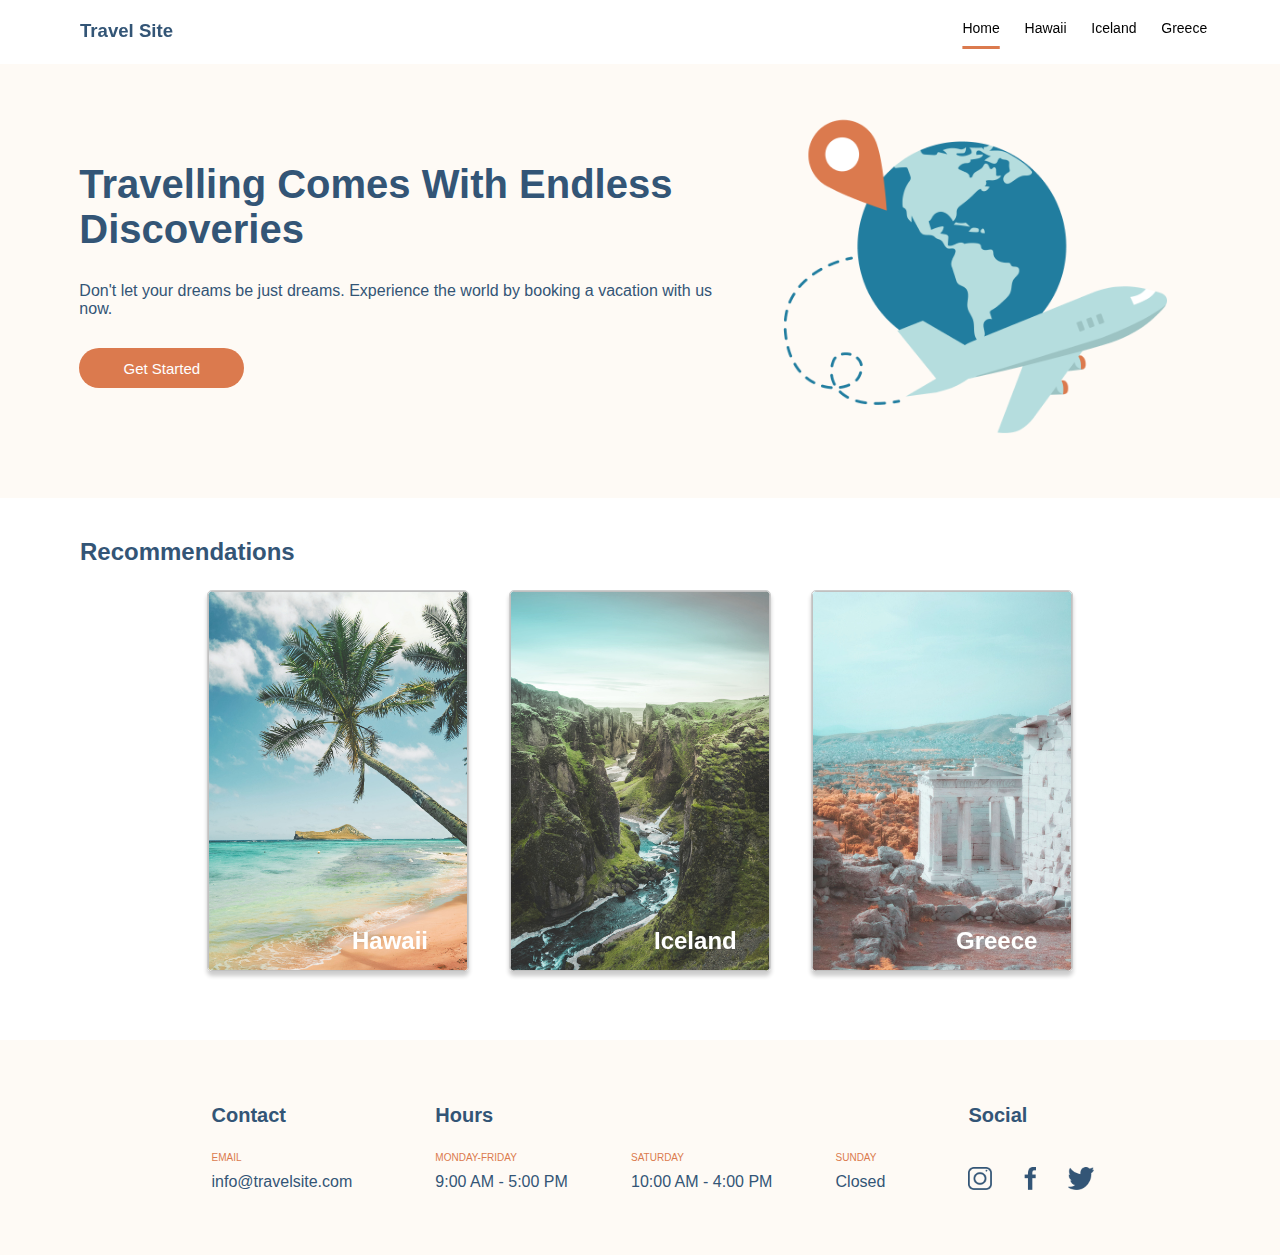
<file: index.html>
<!DOCTYPE html>
<html lang="en">
  <head>
    <meta charset="UTF-8" />
    <meta http-equiv="X-UA-Compatible" content="IE=edge" />
    <meta name="viewport" content="width=device-width, initial-scale=1.0" />
    <link rel="stylesheet" href="/css/global.css" />
    <link rel="stylesheet" href="/css/main.css" />
    <title>Travel Site</title>
  </head>

  <body>
    <header class="header">
      <!-- Nav Bar Left Side-->
      <nav class="header__nav">
        <site-logo class="header__logo"
          ><a href="/index.html">Travel Site</a></site-logo
        >
        <!-- Nav Bar List Right Side -->
        <ul class="list">
          <li class="list__item list__item--active">
            <a href="/index.html">Home</a>
          </li>
          <li class="list__item"><a href="/pages/hawaii.html">Hawaii</a></li>
          <li class="list__item"><a href="/pages/iceland.html">Iceland</a></li>
          <li class="list__item"><a href="/pages/greece.html">Greece</a></li>
        </ul>
      </nav>
    </header>

    <main>
      <!--Hero-->
      <section class="hero">
        <div class="hero__slogan-section">
          <h1 class="hero__slogan__header">
            Travelling Comes With Endless Discoveries
          </h1>
          <p class="hero__slogan__paragraph">
            Don't let your dreams be just dreams. Experience the world by
            booking a vacation with us now.
          </p>
          <button class="hero__button">Get Started</button>
        </div>
        <img class="hero__slogan-img" src="/assets/images/hero.png" />
      </section>
      <!-- Recommendations  -->
      <section class="destination-section">
        <h2 class="destination-section__reccomendation">Recommendations</h2>
        <!-- Location Destination Cards section-->
        <div class="destination-section__cards">
          <!-- Hawaii Location -->
          <div class="destination-section__card">
            <a href="/pages/hawaii.html">
              <img
                class="destination-section__img destination-section__img--hawaii"
              />
              <h2 class="destination-section__location">Hawaii</h2>
            </a>
          </div>
          <!-- Iceland Location -->
          <div class="destination-section__card">
            <a href="/pages/iceland.html">
              <img
                class="destination-section__img destination-section__img--iceland"
              />
              <h2 class="destination-section__location">Iceland</h2>
            </a>
          </div>
          <!-- Greece Location -->
          <div class="destination-section__card">
            <a href="/pages/greece.html">
              <img
                class="destination-section__img destination-section__img--greece"
              />
              <h2 class="destination-section__location">Greece</h2>
            </a>
          </div>
        </div>
      </section>
    </main>

    <footer>
      <section class="footer-nav">
        <!-- Contact Section -->
        <div class="footer-nav__contact-card">
          <h2 class="footer-nav__contact-title">Contact</h2>
          <h3 class="footer-nav__contact-subtitle">email</h3>
          <p class="footer-nav__contact-email">info@travelsite.com</p>
        </div>
        <!-- Hours Section -->
        <div class="footer-nav__hours-card">
          <h2 class="footer-nav__hours-title">Hours</h2>
          <div class="footer-nav__hours-schedule">
            <span
              ><h3 class="footer-nav__hours-days">monday-friday</h3>
              <p class="footer-nav__hours-time">9:00 AM - 5:00 PM</p></span
            >
            <span
              ><h3 class="footer-nav__hours-days">saturday</h3>
              <p class="footer-nav__hours-time">10:00 AM - 4:00 PM</p></span
            >
            <span
              ><h3 class="footer-nav__hours-days">sunday</h3>
              <p class="footer-nav__hours-time">Closed</p></span
            >
          </div>
        </div>
        <!-- Social Section -->
        <div class="footer-nav__social-card">
          <h2 class="footer-nav__social-title">Social</h2>
          <div class="footer-nav__social__img">
            <img
              class="footer-nav__social-icon footer-nav__social-icon--position"
              src="/assets/icons/icon-instagram.png"
              alt="instagram"
            />
            <img
              class="footer-nav__social-icon"
              src="/assets/icons/icon-facebook.png"
              alt="facebook"
            />
            <img
              class="footer-nav__social-icon"
              src="/assets/icons/icon-twitter.png"
              alt="twitter"
            />
          </div>
        </div>
      </section>
    </footer>
  </body>
</html>
</file>
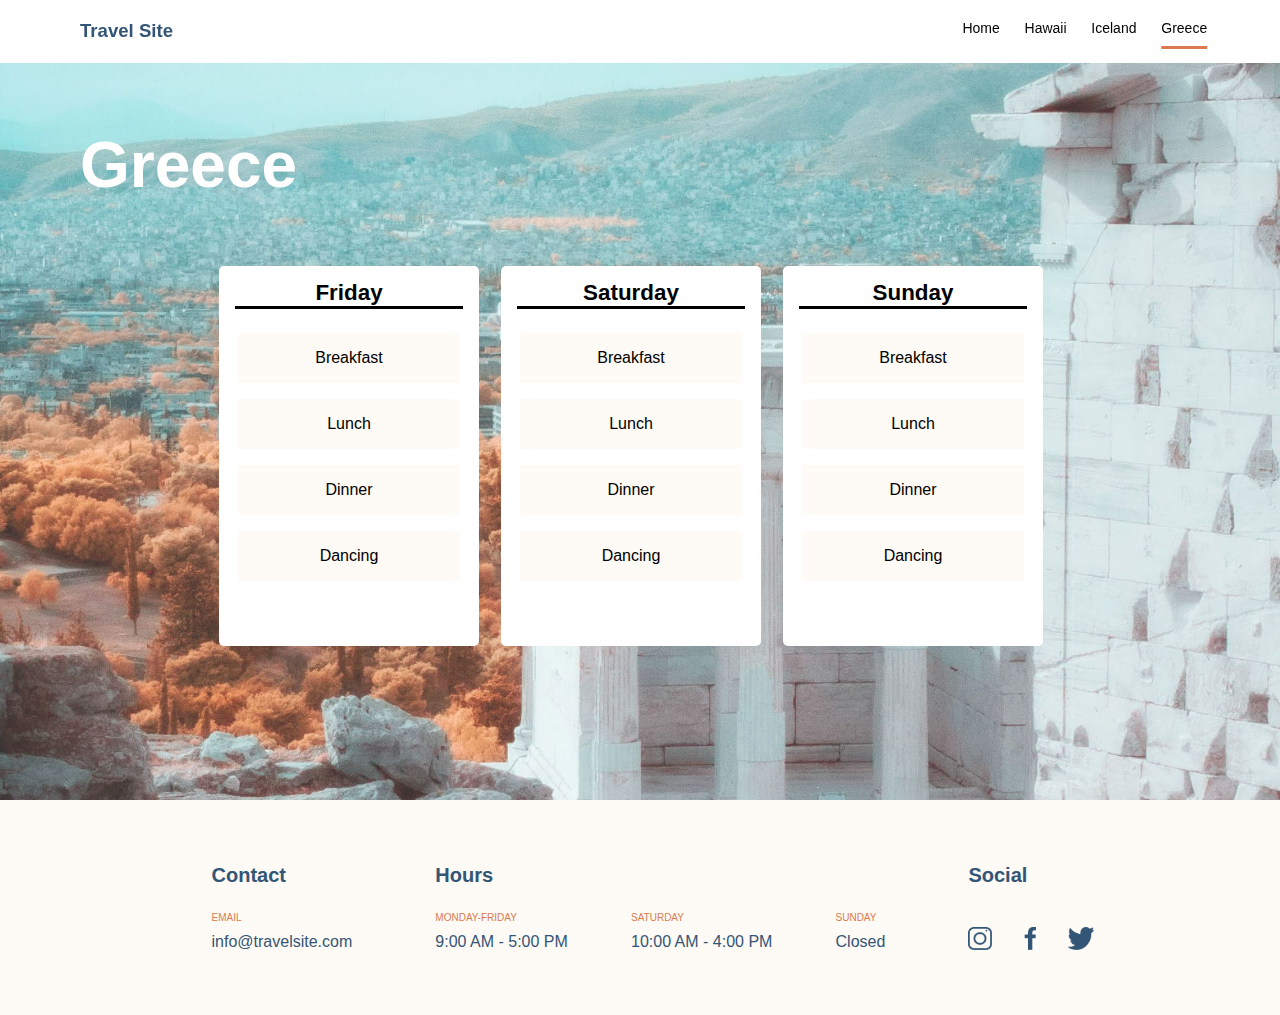
<file: pages/greece.html>
<!DOCTYPE html>
<html lang="en">
  <head>
    <meta charset="UTF-8" />
    <meta http-equiv="X-UA-Compatible" content="IE=edge" />
    <meta name="viewport" content="width=device-width, initial-scale=1.0" />
    <link rel="stylesheet" href="/css/global.css" />
    <link rel="stylesheet" href="/css/destinations.css" />
    <title>Greece</title>
  </head>

  <body>
    <header class="header">
      <!-- Nav Bar Left Side-->
      <nav class="header__nav">
        <site-logo class="header__logo"
          ><a href="/index.html">Travel Site</a></site-logo
        >
        <!-- Nav Bar List Right Side -->
        <ul class="list">
          <li class="list__item">
            <a href="/index.html">Home</a>
          </li>
          <li class="list__item">
            <a href="/pages/hawaii.html">Hawaii</a>
          </li>
          <li class="list__item">
            <a href="/pages/iceland.html">Iceland</a>
          </li>
          <li class="list__item list__item--active">
            <a href="/pages/greece.html">Greece</a>
          </li>
        </ul>
      </nav>
    </header>

    <main>
      <!-- itinerary Section -->
      <section class="itinerary itinerary---greece">
        <h1 class="itinerary__title">Greece</h1>
        <!-- Itinerary Days -->
        <div class="itinerary__cards">
          <!-- Friday -->
          <div class="itinerary__day">
            <!-- Day Name -->
            <h2 class="itinerary__subtittle">Friday</h2>
            <!-- Friday Schedule List -->
            <ul class="itinerary__schedule">
              <li>Breakfast</li>
              <li>Lunch</li>
              <li>Dinner</li>
              <li>Dancing</li>
            </ul>
          </div>
          <!-- Saturday -->
          <div class="itinerary__day">
            <!-- Day Name -->
            <h2 class="itinerary__subtittle">Saturday</h2>
            <!-- Saturday Schedule List -->
            <ul class="itinerary__schedule">
              <li>Breakfast</li>
              <li>Lunch</li>
              <li>Dinner</li>
              <li>Dancing</li>
            </ul>
          </div>
          <!-- Friday -->
          <div class="itinerary__day">
            <!-- Day Name -->
            <h2 class="itinerary__subtittle">Sunday</h2>
            <!-- Sunday Schedule List -->
            <ul class="itinerary__schedule">
              <li>Breakfast</li>
              <li>Lunch</li>
              <li>Dinner</li>
              <li>Dancing</li>
            </ul>
          </div>
        </div>
      </section>
    </main>

    <footer>
      <section class="footer-nav">
        <!-- Contact Section -->
        <div class="footer-nav__contact-card">
          <h2 class="footer-nav__contact-title">Contact</h2>
          <h3 class="footer-nav__contact-subtitle">email</h3>
          <p class="footer-nav__contact-email">info@travelsite.com</p>
        </div>
        <!-- Hours Section -->
        <div class="footer-nav__hours-card">
          <h2 class="footer-nav__hours-title">Hours</h2>
          <div class="footer-nav__hours-schedule">
            <span
              ><h3 class="footer-nav__hours-days">monday-friday</h3>
              <p class="footer-nav__hours-time">9:00 AM - 5:00 PM</p></span
            >
            <span
              ><h3 class="footer-nav__hours-days">saturday</h3>
              <p class="footer-nav__hours-time">10:00 AM - 4:00 PM</p></span
            >
            <span
              ><h3 class="footer-nav__hours-days">sunday</h3>
              <p class="footer-nav__hours-time">Closed</p></span
            >
          </div>
        </div>
        <!-- Social Section -->
        <div class="footer-nav__social-card">
          <h2 class="footer-nav__social-title">Social</h2>
          <div class="footer-nav__social__img">
            <img
              class="footer-nav__social-icon footer-nav__social-icon--position"
              src="/assets/icons/icon-instagram.png"
              alt="instagram"
            />
            <img
              class="footer-nav__social-icon"
              src="/assets/icons/icon-facebook.png"
              alt="facebook"
            />
            <img
              class="footer-nav__social-icon"
              src="/assets/icons/icon-twitter.png"
              alt="twitter"
            />
          </div>
        </div>
      </section>
    </footer>
  </body>
</html>
</file>
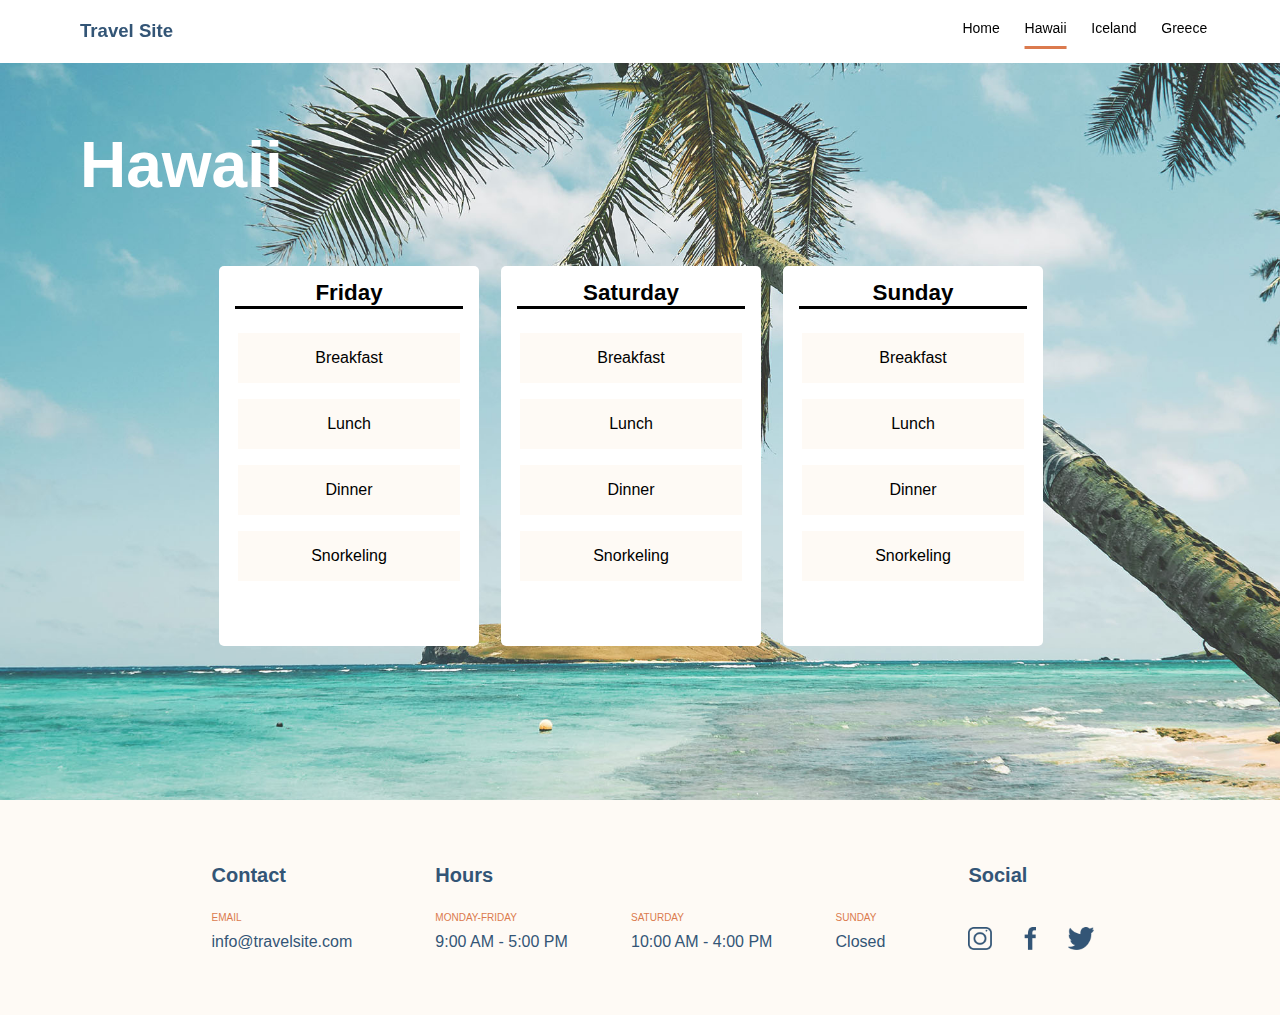
<file: pages/hawaii.html>
<!DOCTYPE html>
<html lang="en">
  <head>
    <meta charset="UTF-8" />
    <meta http-equiv="X-UA-Compatible" content="IE=edge" />
    <meta name="viewport" content="width=device-width, initial-scale=1.0" />
    <link rel="stylesheet" href="/css/global.css" />
    <link rel="stylesheet" href="/css/destinations.css" />
    <title>Hawaii</title>
  </head>

  <body>
    <header class="header">
      <!-- Nav Bar Left Side-->
      <nav class="header__nav">
        <site-logo class="header__logo"
          ><a href="/index.html">Travel Site</a></site-logo
        >
        <!-- Nav Bar List Right Side -->
        <ul class="list">
          <li class="list__item">
            <a href="/index.html">Home</a>
          </li>
          <li class="list__item list__item--active">
            <a href="/pages/hawaii.html">Hawaii</a>
          </li>
          <li class="list__item"><a href="/pages/iceland.html">Iceland</a></li>
          <li class="list__item"><a href="/pages/greece.html">Greece</a></li>
        </ul>
      </nav>
    </header>

    <main>
      <!-- itinerary Section -->
      <section class="itinerary itinerary---hawaii">
        <h1 class="itinerary__title">Hawaii</h1>
        <!-- Itinerary Days -->
        <div class="itinerary__cards">
          <!-- Friday -->
          <div class="itinerary__day">
            <!-- Day Name -->
            <h2 class="itinerary__subtittle">Friday</h2>
            <!-- Friday Schedule List -->
            <ul class="itinerary__schedule">
              <li>Breakfast</li>
              <li>Lunch</li>
              <li>Dinner</li>
              <li>Snorkeling</li>
            </ul>
          </div>
          <!-- Saturday -->
          <div class="itinerary__day">
            <!-- Day Name -->
            <h2 class="itinerary__subtittle">Saturday</h2>
            <!-- Saturday Schedule List -->
            <ul class="itinerary__schedule">
              <li>Breakfast</li>
              <li>Lunch</li>
              <li>Dinner</li>
              <li>Snorkeling</li>
            </ul>
          </div>
          <!-- Friday -->
          <div class="itinerary__day">
            <!-- Day Name -->
            <h2 class="itinerary__subtittle">Sunday</h2>
            <!-- Sunday Schedule List -->
            <ul class="itinerary__schedule">
              <li>Breakfast</li>
              <li>Lunch</li>
              <li>Dinner</li>
              <li>Snorkeling</li>
            </ul>
          </div>
        </div>
      </section>
    </main>

    <footer>
      <section class="footer-nav">
        <!-- Contact Section -->
        <div class="footer-nav__contact-card">
          <h2 class="footer-nav__contact-title">Contact</h2>
          <h3 class="footer-nav__contact-subtitle">email</h3>
          <p class="footer-nav__contact-email">info@travelsite.com</p>
        </div>
        <!-- Hours Section -->
        <div class="footer-nav__hours-card">
          <h2 class="footer-nav__hours-title">Hours</h2>
          <div class="footer-nav__hours-schedule">
            <span
              ><h3 class="footer-nav__hours-days">monday-friday</h3>
              <p class="footer-nav__hours-time">9:00 AM - 5:00 PM</p></span
            >
            <span
              ><h3 class="footer-nav__hours-days">saturday</h3>
              <p class="footer-nav__hours-time">10:00 AM - 4:00 PM</p></span
            >
            <span
              ><h3 class="footer-nav__hours-days">sunday</h3>
              <p class="footer-nav__hours-time">Closed</p></span
            >
          </div>
        </div>
        <!-- Social Section -->
        <div class="footer-nav__social-card">
          <h2 class="footer-nav__social-title">Social</h2>
          <div class="footer-nav__social__img">
            <img
              class="footer-nav__social-icon footer-nav__social-icon--position"
              src="/assets/icons/icon-instagram.png"
              alt="instagram"
            />
            <img
              class="footer-nav__social-icon"
              src="/assets/icons/icon-facebook.png"
              alt="facebook"
            />
            <img
              class="footer-nav__social-icon"
              src="/assets/icons/icon-twitter.png"
              alt="twitter"
            />
          </div>
        </div>
      </section>
    </footer>
  </body>
</html>
</file>
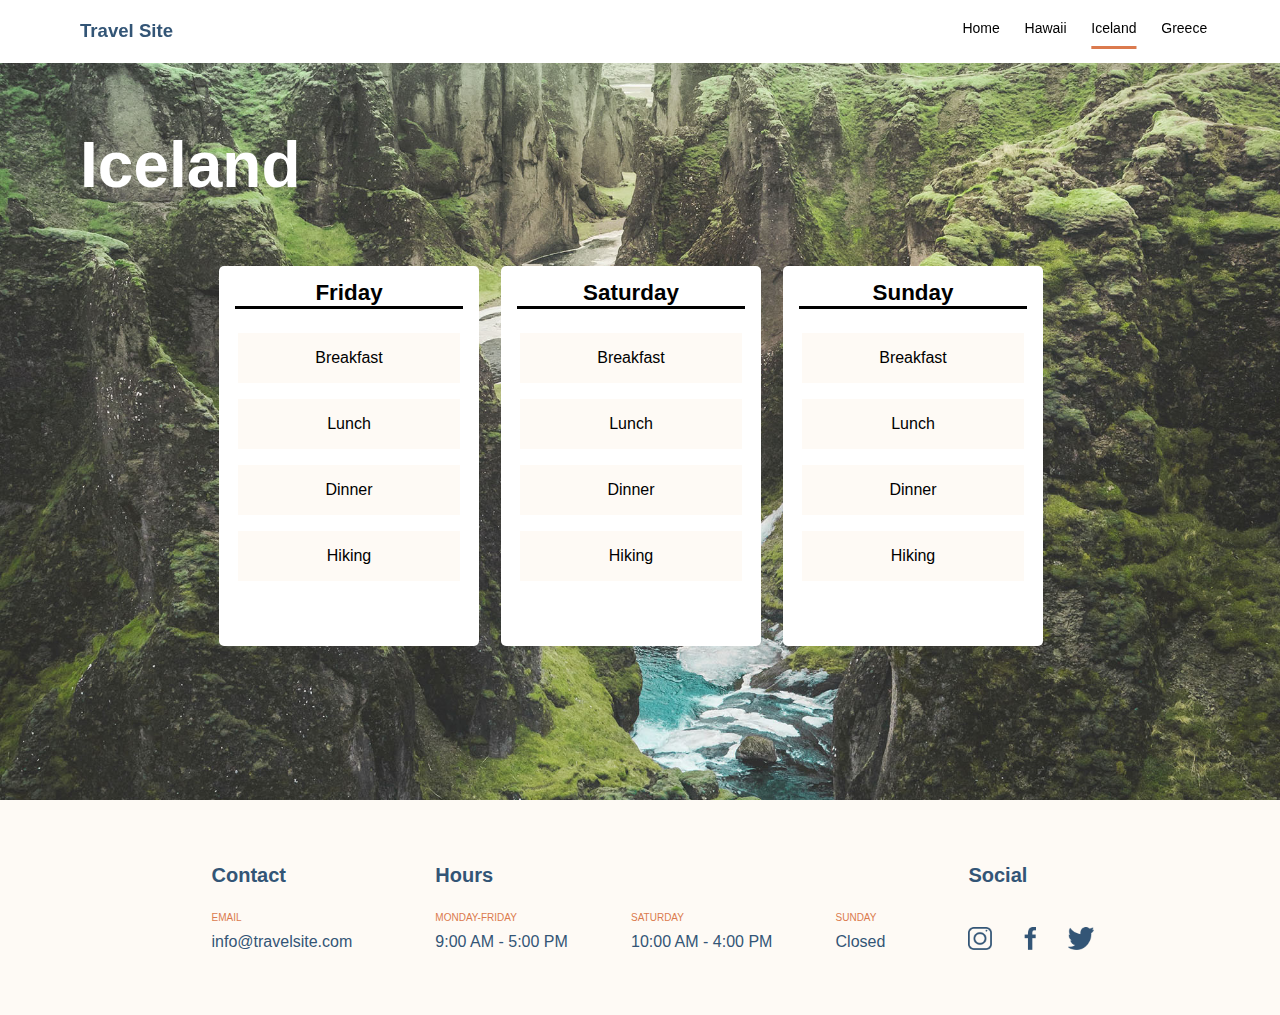
<file: pages/iceland.html>
<!DOCTYPE html>
<html lang="en">
  <head>
    <meta charset="UTF-8" />
    <meta http-equiv="X-UA-Compatible" content="IE=edge" />
    <meta name="viewport" content="width=device-width, initial-scale=1.0" />
    <link rel="stylesheet" href="/css/global.css" />
    <link rel="stylesheet" href="/css/destinations.css" />
    <title>Iceland</title>
  </head>

  <body>
    <header class="header">
      <!-- Nav Bar Left Side-->
      <nav class="header__nav">
        <site-logo class="header__logo"
          ><a href="/index.html">Travel Site</a></site-logo
        >
        <!-- Nav Bar List Right Side -->
        <ul class="list">
          <li class="list__item">
            <a href="/index.html">Home</a>
          </li>
          <li class="list__item">
            <a href="/pages/hawaii.html">Hawaii</a>
          </li>
          <li class="list__item list__item--active">
            <a href="/pages/iceland.html">Iceland</a>
          </li>
          <li class="list__item"><a href="/pages/greece.html">Greece</a></li>
        </ul>
      </nav>
    </header>

    <main>
      <!-- itinerary Section -->
      <section class="itinerary itinerary---iceland">
        <h1 class="itinerary__title">Iceland</h1>
        <!-- Itinerary Days -->
        <div class="itinerary__cards">
          <!-- Friday -->
          <div class="itinerary__day">
            <!-- Day Name -->
            <h2 class="itinerary__subtittle">Friday</h2>
            <!-- Friday Schedule List -->
            <ul class="itinerary__schedule">
              <li>Breakfast</li>
              <li>Lunch</li>
              <li>Dinner</li>
              <li>Hiking</li>
            </ul>
          </div>
          <!-- Saturday -->
          <div class="itinerary__day">
            <!-- Day Name -->
            <h2 class="itinerary__subtittle">Saturday</h2>
            <!-- Saturday Schedule List -->
            <ul class="itinerary__schedule">
              <li>Breakfast</li>
              <li>Lunch</li>
              <li>Dinner</li>
              <li>Hiking</li>
            </ul>
          </div>
          <!-- Friday -->
          <div class="itinerary__day">
            <!-- Day Name -->
            <h2 class="itinerary__subtittle">Sunday</h2>
            <!-- Sunday Schedule List -->
            <ul class="itinerary__schedule">
              <li>Breakfast</li>
              <li>Lunch</li>
              <li>Dinner</li>
              <li>Hiking</li>
            </ul>
          </div>
        </div>
      </section>
    </main>

    <footer>
      <section class="footer-nav">
        <!-- Contact Section -->
        <div class="footer-nav__contact-card">
          <h2 class="footer-nav__contact-title">Contact</h2>
          <h3 class="footer-nav__contact-subtitle">email</h3>
          <p class="footer-nav__contact-email">info@travelsite.com</p>
        </div>
        <!-- Hours Section -->
        <div class="footer-nav__hours-card">
          <h2 class="footer-nav__hours-title">Hours</h2>
          <div class="footer-nav__hours-schedule">
            <span
              ><h3 class="footer-nav__hours-days">monday-friday</h3>
              <p class="footer-nav__hours-time">9:00 AM - 5:00 PM</p></span
            >
            <span
              ><h3 class="footer-nav__hours-days">saturday</h3>
              <p class="footer-nav__hours-time">10:00 AM - 4:00 PM</p></span
            >
            <span
              ><h3 class="footer-nav__hours-days">sunday</h3>
              <p class="footer-nav__hours-time">Closed</p></span
            >
          </div>
        </div>
        <!-- Social Section -->
        <div class="footer-nav__social-card">
          <h2 class="footer-nav__social-title">Social</h2>
          <div class="footer-nav__social__img">
            <img
              class="footer-nav__social-icon footer-nav__social-icon--position"
              src="/assets/icons/icon-instagram.png"
              alt="instagram"
            />
            <img
              class="footer-nav__social-icon"
              src="/assets/icons/icon-facebook.png"
              alt="facebook"
            />
            <img
              class="footer-nav__social-icon"
              src="/assets/icons/icon-twitter.png"
              alt="twitter"
            />
          </div>
        </div>
      </section>
    </footer>
  </body>
</html>
</file>
<file: css/global.css>
* {
  margin: 0;
  padding: 0;
  font-family: Verdana, sans-serif;
}

/* Body  */

body {
  min-height: 100vh;
}

/* Header  */

header {
  background-color: #fff;
  width: 100%;
  padding: 1.25rem 0 2.7rem 0;
  position: fixed;
  top: 0;
}

/* Navigation Bar & Logo */

.header__logo {
  font-size: 1.163rem;
  font-weight: bold;
  color: #335576;
  margin: 0 0 0 5rem;
}

.header__logo a {
  color: #335576;
  text-decoration: none;
}
.header__nav {
  width: 100%;
  display: flex;
  justify-content: space-between;
  padding: 1.25rem 0 1.25rem 0;
  position: fixed;
  top: 0;
}

.list {
  display: flex;
  justify-content: space-evenly;
  margin: 0 3rem 0 0;
}

li a {
  text-decoration: none;
  color: black;
}

ul {
  list-style: none;
}

.list__item--active {
  text-decoration: underline;
  text-decoration-thickness: 0.2rem;
  text-underline-offset: 0.8rem;
  color: #db7a4e;
}

ul.list {
  width: 23%;
  font-size: 0.875rem;
}

/* Footer Section */

footer {
  background-color: #fefaf5;
  padding: 2rem 0 2rem 0;
}

.footer-nav {
  display: flex;
  justify-content: space-around;
  padding: 2rem 0 2rem 0;
  margin: 0 0 0 10.625rem;
}

footer h2 {
  font-size: 1.25rem;
  color: #335576;
}

footer h3 {
  font-size: 0.625rem;
  font-weight: 100;
  text-transform: uppercase;
  color: #db7a4e;
}

footer p {
  color: #335576;
}

.footer-nav__hours-schedule {
  margin: 0.625rem 0 0 0;
  width: 28.125rem;
  display: flex;
  justify-content: space-between;
}

.footer-nav__hours-time {
  margin: 0.625rem 0 0 0;
}

.footer-nav__contact-subtitle {
  margin: 0.625rem 0 0 0;
}

.footer-nav__contact-email {
  margin: 0.625rem 0 0 0;
}

.footer-nav__social-card {
  margin: 0 6.25rem 0 0;
}

.footer-nav__social__img {
  width: 10.625rem;
  padding-top: 2.5rem;
  display: flex;
  justify-content: flex-start;
}

.footer-nav__social-icon {
  height: 1.45rem;
  display: flex;
  justify-content: flex-start;
  margin: 0 1rem 0 1rem;
}

.footer-nav__contact-title {
  padding: 0 0 0.938rem 0;
}

.footer-nav__hours-title {
  padding: 0 0 0.938rem 0;
}

.footer-nav__social-icon--position {
  margin-left: 0;
}

a {
  text-decoration: none;
  outline: none;
}
</file>
<file: css/main.css>
/* Hero Section */

.hero {
  background-color: #fefaf5;
  display: flex;
  justify-content: space-evenly;
  padding: 3rem 0 4rem 0;
  margin-top: 4rem;
}

.hero__slogan__header {
  color: #335576;
  font-size: 2.5rem;
  text-align: left;
  margin: 0 0 1.875rem 0;
}

.hero__slogan-section {
  width: 50%;
  padding: 3.125rem 0 0 1rem;
}

.hero__slogan__paragraph {
  color: #335576;
  text-align: left;
  margin: 0 0 1.875rem 0;
}

.hero__button {
  background-color: #db7a4e;
  color: #fff;
  width: 10.313rem;
  height: 2.5rem;
  font-size: 0.938rem;
  border-radius: 12.5rem;
  border: none;
}

.hero__slogan-img {
  width: 30%;
  height: 30%;
  padding: 0 3.125rem 0 0;
}

/* Recomendations Section */

.destination-section {
  padding: 0 0 4.3rem 0;
}

.destination-section__reccomendation {
  color: #335576;
  margin: 2.5rem 0 1.5rem 5rem;
}

.destination-section__cards {
  display: flex;
  justify-content: center;
}

.destination-section__card {
  width: 16.25rem;
  height: 23.75rem;
  position: relative;
  text-align: center;
  border-radius: 5px;
  border: 1px solid rgba(0, 0, 0, 20%);
  box-shadow: 0 4px 4px rgba(0, 0, 0, 20%);
  margin: 0 1.25rem 0 1.25rem;
}

.destination-section__location {
  position: absolute;
  bottom: 1rem;
  left: 9rem;
  color: #ffffff;
}

.destination-section__img {
  width: 100%;
  height: 100%;
  border-radius: 5px;
  backdrop-filter: blur(4px);
}

/* Card Destination Image */
.destination-section__img--hawaii {
  background-image: url(/assets//images/hawaii.jpg);
  background-size: cover;
}

.destination-section__img--iceland {
  background-image: url(/assets/images/iceland.jpg);
  background-size: cover;
}

.destination-section__img--greece {
  background-image: url(/assets/images/greece.jpg);
  background-size: cover;
}
</file>
<file: css/destinations.css>
/* Main Bacground Image */

.itinerary---hawaii {
  height: 50rem;
  background-image: url(/assets/images/hawaii.jpg);
  background-size: cover;
  background-position: center;
}

.itinerary---iceland {
  height: 50rem;
  background-image: url(/assets/images/iceland.jpg);
  background-size: cover;
  background-position: center;
}

.itinerary---greece {
  height: 50rem;
  background-image: url(/assets/images/greece.jpg);
  background-size: cover;
  background-position: center;
}

/* Itinerary Section  */

.itinerary__title {
  font-size: 4rem;
  color: #fff;
  padding: 8rem 0 4rem 5rem;
}

.itinerary__cards {
  display: flex;
  justify-content: center;
  align-items: center;
}

.itinerary__day {
  width: 16.25rem;
  height: 23.75rem;
  background-color: #fff;
  border-radius: 5px;
  margin: 0 1.25rem 0 0.125rem;
}

.itinerary__subtittle {
  font-size: 1.4rem;
  text-align: center;
  border-bottom: 0.2rem solid black;
  margin: 0.9rem 1rem 1.5rem 1rem;
}

.itinerary__schedule li {
  text-align: center;
  font-size: 1rem;
  background-color: #fefaf5;
  margin: 1rem 1.2rem 1rem 1.2rem;
  padding: 1rem 1rem 1rem 1rem;
}
</file>
